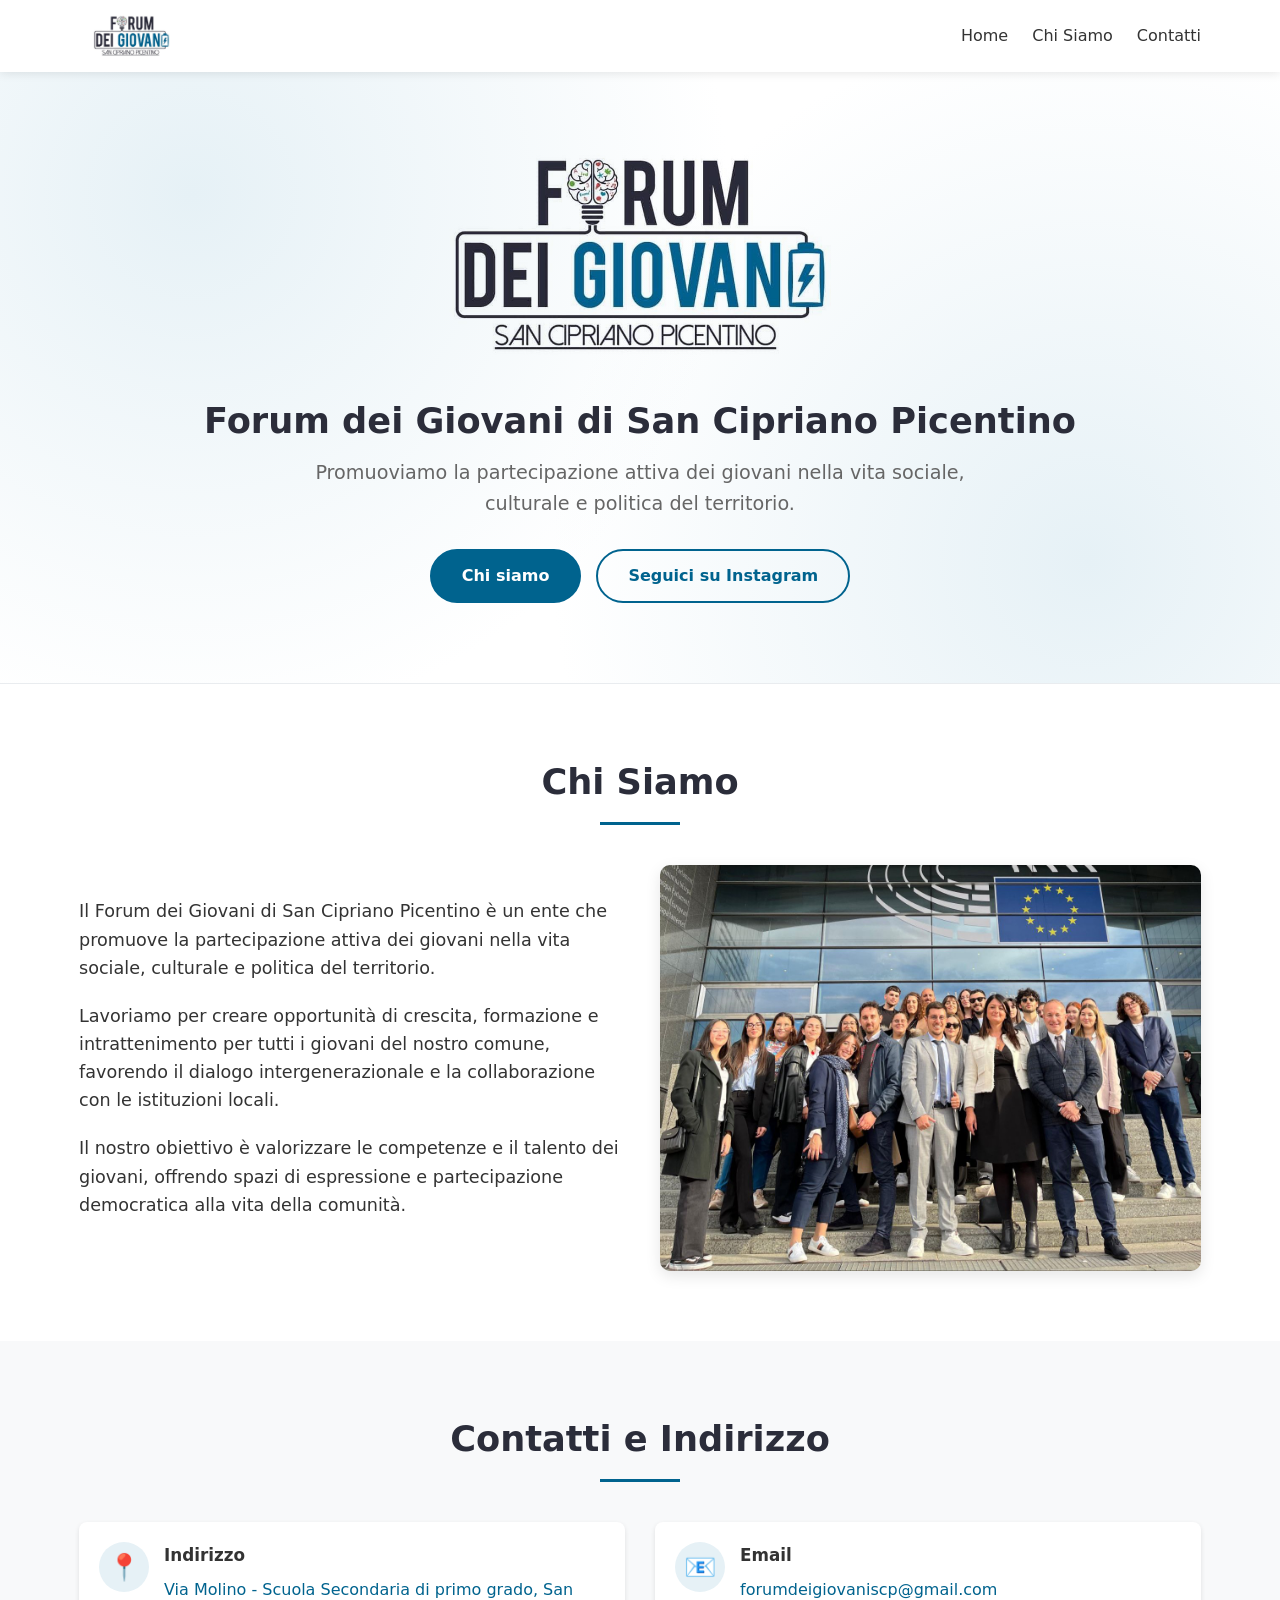
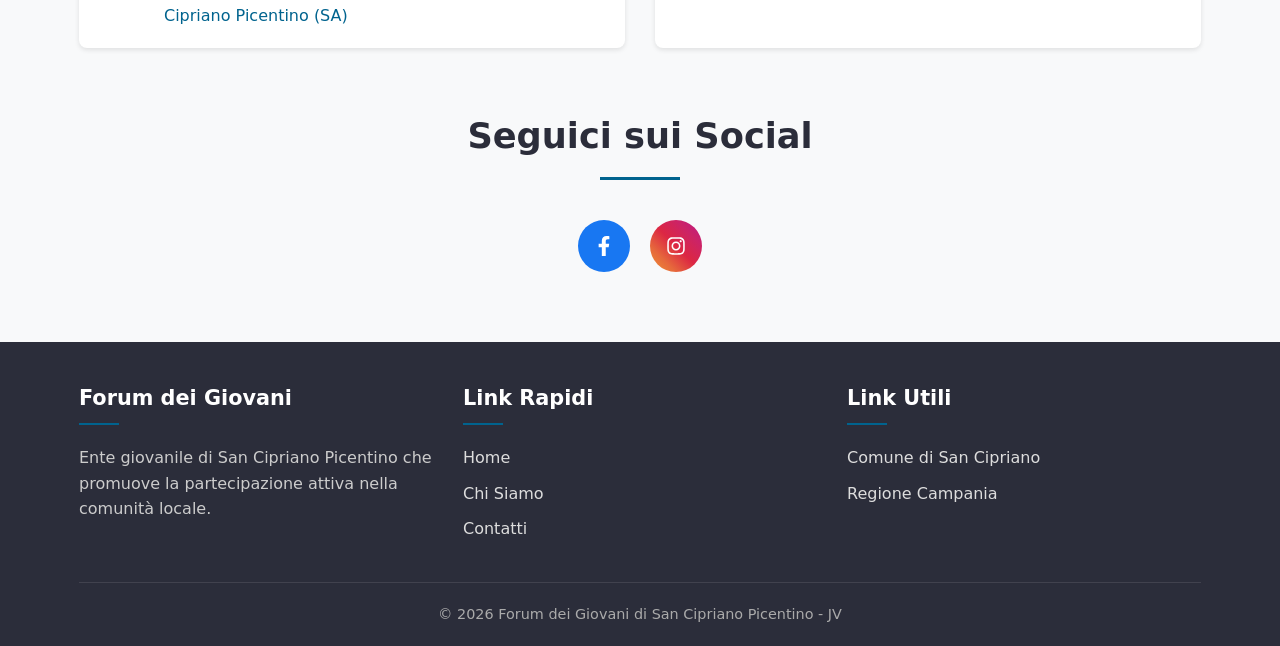
<file: index.html>
<!DOCTYPE html>
<html lang="it">
<head>
    <meta charset="UTF-8">
    <meta name="viewport" content="width=device-width, initial-scale=1.0">
    <title>Forum dei Giovani - San Cipriano Picentino</title>
    <meta name="description" content="Il Forum dei Giovani di San Cipriano Picentino promuove la partecipazione attiva dei giovani nella vita sociale, culturale e politica del territorio.">
    <meta name="theme-color" content="#00638e">

    <!-- Anteprima per la condivisione sui social -->
    <meta property="og:type" content="website">
    <meta property="og:locale" content="it_IT">
    <meta property="og:title" content="Forum dei Giovani - San Cipriano Picentino">
    <meta property="og:description" content="Promuoviamo la partecipazione attiva dei giovani nella vita sociale, culturale e politica del territorio.">
    <meta property="og:image" content="logo.jpg">

    <link rel="icon" href="logo.jpg">
    <link rel="stylesheet" href="styles.css">
</head>
<body>
    <a class="skip-link" href="#about">Vai al contenuto</a>

    <header id="header">
        <div class="container">
            <div class="header-content">
                <a href="#home" class="logo" aria-label="Forum dei Giovani - torna all'inizio">
                    <img src="logo.jpg" alt="Logo Forum dei Giovani" width="960" height="419">
                </a>
                <button type="button" class="menu-icon" aria-label="Apri il menu" aria-expanded="false" aria-controls="main-nav">
                    <span class="hamburger"></span>
                </button>
                <nav class="main-nav" id="main-nav" aria-label="Navigazione principale">
                    <ul>
                        <li><a href="#home">Home</a></li>
                        <li><a href="#about">Chi Siamo</a></li>
                        <li><a href="#contact">Contatti</a></li>
                    </ul>
                </nav>
            </div>
        </div>
    </header>

    <main>
        <section class="hero" id="home">
            <div class="container">
                <img class="hero-logo" src="logo.jpg" alt="" width="960" height="419">
                <h1>Forum dei Giovani di San Cipriano Picentino</h1>
                <p>Promuoviamo la partecipazione attiva dei giovani nella vita sociale, culturale e politica del territorio.</p>
                <div class="hero-actions">
                    <a href="#about" class="btn">Chi siamo</a>
                    <a href="https://www.instagram.com/forumdeigiovaniscp/" class="btn btn-outline" target="_blank" rel="noopener">Seguici su Instagram</a>
                </div>
            </div>
        </section>

        <section id="about">
            <div class="container">
                <h2 class="section-title">Chi Siamo</h2>
                <div class="about-content">
                    <div class="about-text">
                        <p>Il Forum dei Giovani di San Cipriano Picentino è un ente che promuove la partecipazione attiva dei giovani nella vita sociale, culturale e politica del territorio.</p>
                        <p>Lavoriamo per creare opportunità di crescita, formazione e intrattenimento per tutti i giovani del nostro comune, favorendo il dialogo intergenerazionale e la collaborazione con le istituzioni locali.</p>
                        <p>Il nostro obiettivo è valorizzare le competenze e il talento dei giovani, offrendo spazi di espressione e partecipazione democratica alla vita della comunità.</p>
                    </div>
                    <div class="about-image">
                        <img src="5805664245449344143.jpg" alt="Forum dei Giovani in azione" width="1280" height="960" loading="lazy" decoding="async">
                    </div>
                </div>
            </div>
        </section>

        <section id="contact">
            <div class="container">
                <h2 class="section-title">Contatti e Indirizzo</h2>
                <div class="contact-grid">
                    <div class="contact-detail">
                        <div class="contact-icon" aria-hidden="true">📍</div>
                        <div>
                            <h3>Indirizzo</h3>
                            <p><a href="https://www.google.com/maps/search/?api=1&amp;query=Via+Molino+San+Cipriano+Picentino+SA" target="_blank" rel="noopener">Via Molino - Scuola Secondaria di primo grado, San Cipriano Picentino (SA)</a></p>
                        </div>
                    </div>
                    <div class="contact-detail">
                        <div class="contact-icon" aria-hidden="true">📧</div>
                        <div>
                            <h3>Email</h3>
                            <p><a href="mailto:forumdeigiovaniscp@gmail.com">forumdeigiovaniscp@gmail.com</a></p>
                        </div>
                    </div>
                </div>

                <div class="social-media-section">
                    <h2 class="section-title">Seguici sui Social</h2>
                    <div class="social-links">
                        <a href="https://www.facebook.com/forumdeigiovaniscp" class="social-link facebook" target="_blank" rel="noopener" aria-label="Facebook">
                            <svg xmlns="http://www.w3.org/2000/svg" viewBox="0 0 320 512" width="20" height="20" aria-hidden="true">
                                <path fill="currentColor" d="M279.14 288l14.22-92.66h-88.91v-60.13c0-25.35 12.42-50.06 52.24-50.06h40.42V6.26S260.43 0 225.36 0c-73.22 0-121.08 44.38-121.08 124.72v70.62H22.89V288h81.39v224h100.17V288z"/>
                            </svg>
                        </a>
                        <a href="https://www.instagram.com/forumdeigiovaniscp/" class="social-link instagram" target="_blank" rel="noopener" aria-label="Instagram">
                            <svg xmlns="http://www.w3.org/2000/svg" viewBox="0 0 448 512" width="20" height="20" aria-hidden="true">
                                <path fill="currentColor" d="M224.1 141c-63.6 0-114.9 51.3-114.9 114.9s51.3 114.9 114.9 114.9S339 319.5 339 255.9 287.7 141 224.1 141zm0 189.6c-41.1 0-74.7-33.5-74.7-74.7s33.5-74.7 74.7-74.7 74.7 33.5 74.7 74.7-33.6 74.7-74.7 74.7zm146.4-194.3c0 14.9-12 26.8-26.8 26.8-14.9 0-26.8-12-26.8-26.8s12-26.8 26.8-26.8 26.8 12 26.8 26.8zm76.1 27.2c-1.7-35.9-9.9-67.7-36.2-93.9-26.2-26.2-58-34.4-93.9-36.2-37-2.1-147.9-2.1-184.9 0-35.8 1.7-67.6 9.9-93.9 36.1s-34.4 58-36.2 93.9c-2.1 37-2.1 147.9 0 184.9 1.7 35.9 9.9 67.7 36.2 93.9s58 34.4 93.9 36.2c37 2.1 147.9 2.1 184.9 0 35.9-1.7 67.7-9.9 93.9-36.2 26.2-26.2 34.4-58 36.2-93.9 2.1-37 2.1-147.8 0-184.8zM398.8 388c-7.8 19.6-22.9 34.7-42.6 42.6-29.5 11.7-99.5 9-132.1 9s-102.7 2.6-132.1-9c-19.6-7.8-34.7-22.9-42.6-42.6-11.7-29.5-9-99.5-9-132.1s-2.6-102.7 9-132.1c7.8-19.6 22.9-34.7 42.6-42.6 29.5-11.7 99.5-9 132.1-9s102.7-2.6 132.1 9c19.6 7.8 34.7 22.9 42.6 42.6 11.7 29.5 9 99.5 9 132.1s2.7 102.7-9 132.1z"/>
                            </svg>
                        </a>
                    </div>
                </div>
            </div>
        </section>
    </main>

    <footer>
        <div class="container">
            <div class="footer-content">
                <div class="footer-column">
                    <h3>Forum dei Giovani</h3>
                    <p>Ente giovanile di San Cipriano Picentino che promuove la partecipazione attiva nella comunità locale.</p>
                </div>
                <div class="footer-column">
                    <h3>Link Rapidi</h3>
                    <ul class="footer-links">
                        <li><a href="#home">Home</a></li>
                        <li><a href="#about">Chi Siamo</a></li>
                        <li><a href="#contact">Contatti</a></li>
                    </ul>
                </div>
                <div class="footer-column">
                    <h3>Link Utili</h3>
                    <ul class="footer-links">
                        <li><a href="https://www.comune.sanciprianopicentino.sa.it/" target="_blank" rel="noopener">Comune di San Cipriano</a></li>
                        <li><a href="https://www.regione.campania.it/" target="_blank" rel="noopener">Regione Campania</a></li>
                    </ul>
                </div>
            </div>
            <div class="copyright">
                <p>&copy; <span id="current-year">2024</span> Forum dei Giovani di San Cipriano Picentino - JV</p>
            </div>
        </div>
    </footer>

    <script src="script.js"></script>
</body>
</html>
</file>
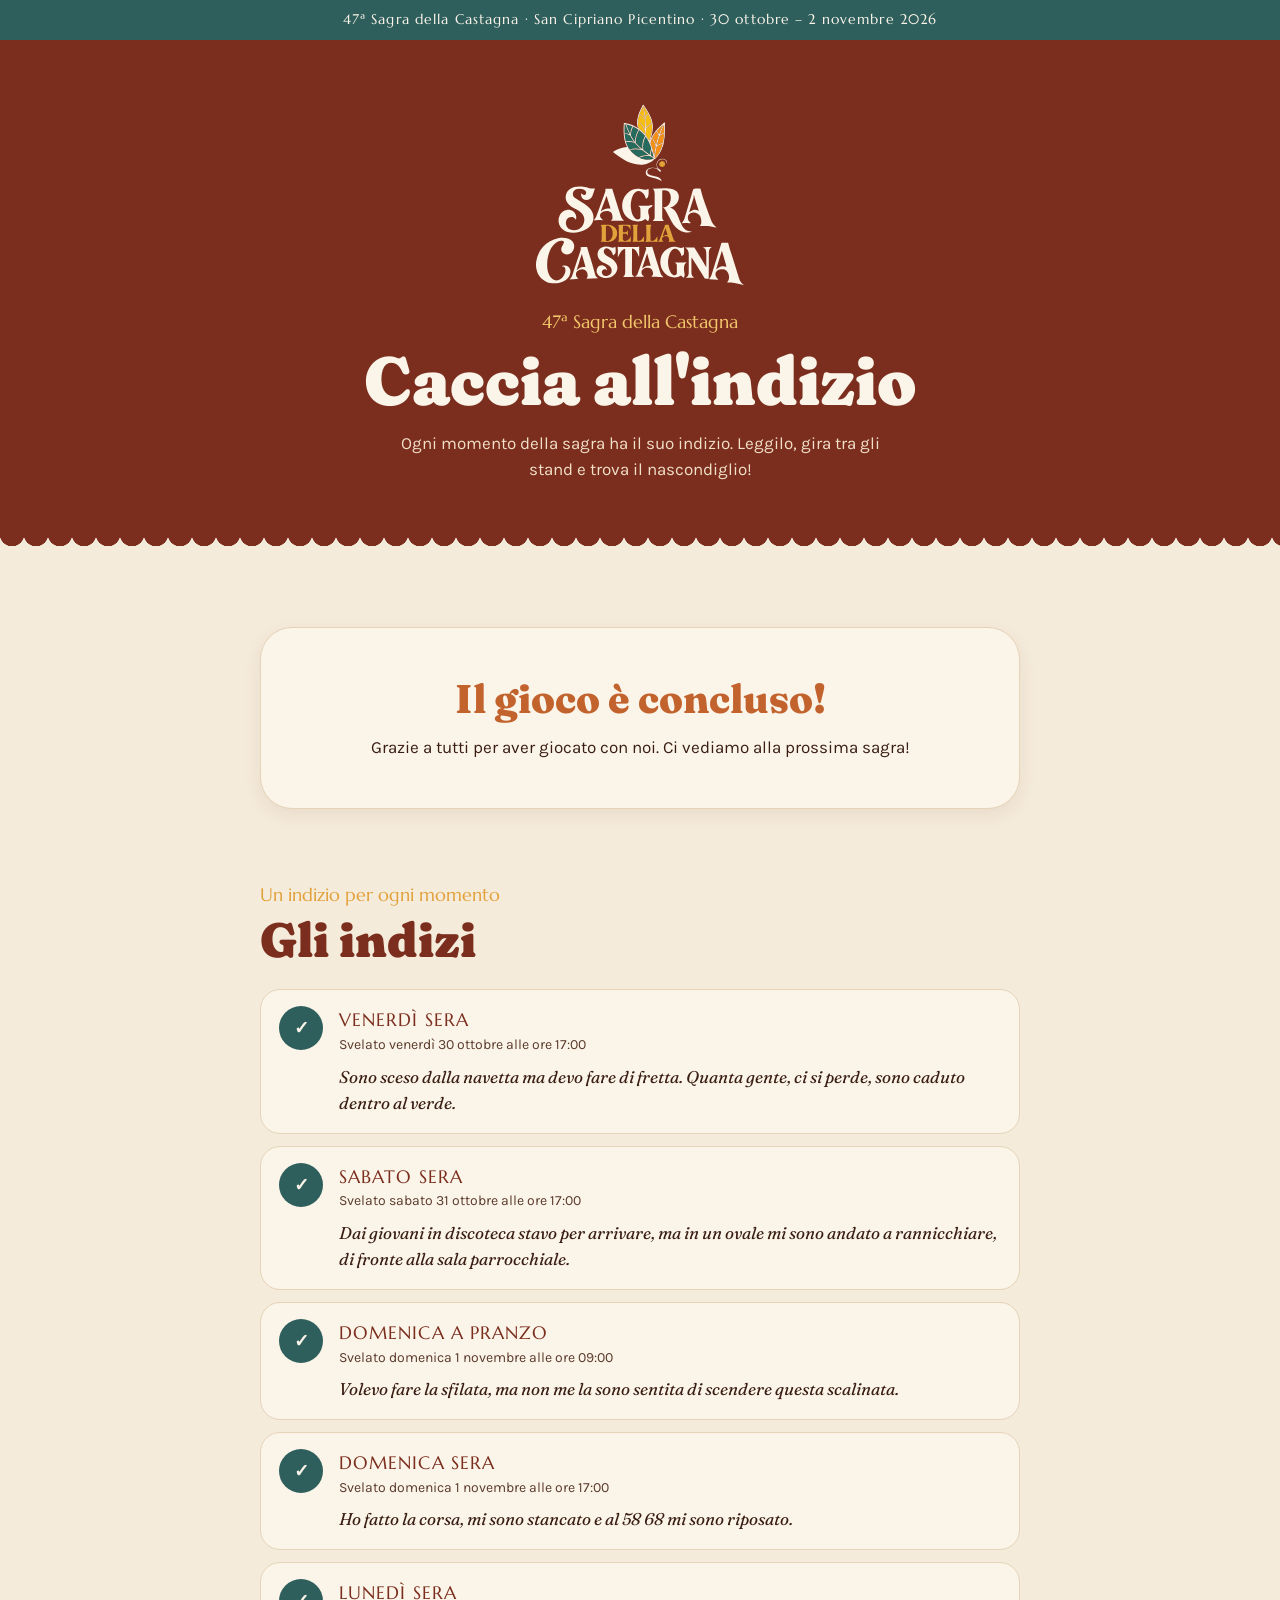
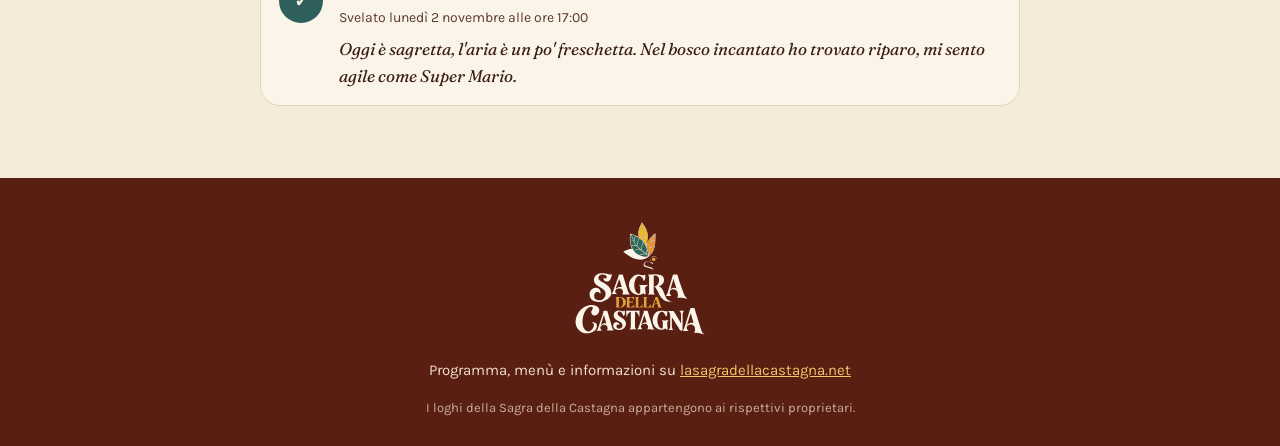
<file: sagradellacastagna2026qrcode.html>
<!DOCTYPE html>
<html lang="it">
<head>
    <meta charset="UTF-8">
    <meta name="viewport" content="width=device-width, initial-scale=1.0">
    <title>Caccia all'indizio - Sagra della Castagna 2026</title>
    <meta name="theme-color" content="#7B2E1E">
    <meta name="robots" content="noindex">
    <link rel="icon" href="img/sagra-logo-emblema.svg" type="image/svg+xml">

    <link rel="preconnect" href="https://fonts.googleapis.com">
    <link rel="preconnect" href="https://fonts.gstatic.com" crossorigin>
    <link href="https://fonts.googleapis.com/css2?family=Fraunces:ital,opsz,wght,SOFT,WONK@0,9..144,600..900,0..100,0..1;1,9..144,400..600,0..100,0..1&family=Karla:wght@400;700&family=Marcellus&display=swap" rel="stylesheet">

    <style>
        /* Palette e font della Sagra della Castagna (lasagradellacastagna.net) */
        :root {
            --castagna: #7B2E1E;
            --castagna-scuro: #5A1F13;
            --carta: #FBF4E8;
            --crema: #F5EBDA;
            --sabbia: #E9D5B8;
            --bordo: #E6D3B8;
            --oro: #F2C66B;
            --oro-chiaro: #FFE1A6;
            --ocra: #E2A13A;
            --arancio: #C2622D;
            --petrolio: #2E5F5D;
            --testo: #3A1E14;
            --testo-2: #5A3A2C;
            --testo-su-scuro: #F1DFC8;
            --raggio: 20px;
            --ombra-card: 0 6px 18px rgba(91, 40, 20, .08);
            --gutter: clamp(16px, 4vw, 24px);
            --font-titoli: 'Fraunces', Georgia, serif;
            --font-testo: 'Karla', system-ui, sans-serif;
            --font-occhielli: 'Marcellus', Georgia, serif;
        }

        * { box-sizing: border-box; }

        body {
            margin: 0;
            min-height: 100vh;
            background: var(--crema);
            color: var(--testo);
            font-family: var(--font-testo);
            font-size: 17px;
            line-height: 1.55;
            -webkit-text-size-adjust: 100%;
        }

        h1, h2, h3, p { margin: 0; }

        img { max-width: 100%; height: auto; display: block; }

        .container {
            width: 100%;
            max-width: 760px;
            margin: 0 auto;
        }

        a:focus-visible,
        button:focus-visible {
            outline: 3px solid var(--ocra);
            outline-offset: 3px;
        }

        /* Striscia superiore */
        .topbar {
            background: var(--petrolio);
            color: var(--carta);
            text-align: center;
            font-family: var(--font-occhielli);
            letter-spacing: .08em;
            font-size: 14px;
            padding: 9px var(--gutter);
        }

        /* Testata */
        .hero {
            background: var(--castagna);
            color: var(--carta);
            text-align: center;
            padding: clamp(36px, 7vw, 64px) var(--gutter) clamp(44px, 8vw, 72px);
            position: relative;
            overflow: hidden;
        }

        .hero::after {
            /* Bordo ondulato verso la sezione chiara */
            content: '';
            position: absolute;
            left: 0;
            right: 0;
            bottom: -1px;
            height: 22px;
            background: radial-gradient(circle at 12px 0, transparent 12px, var(--crema) 12.5px) repeat-x;
            background-size: 24px 22px;
        }

        .hero-logo {
            width: clamp(150px, 40vw, 210px);
            margin: 0 auto 22px;
            animation: sali .8s cubic-bezier(.2, .7, .2, 1) backwards;
        }

        .occhiello {
            font-family: var(--font-occhielli);
            font-size: 18px;
            color: var(--ocra);
        }

        .hero .occhiello { color: var(--oro); }

        .hero h1 {
            font-family: var(--font-titoli);
            font-variation-settings: 'SOFT' 100, 'WONK' 1;
            font-weight: 900;
            font-size: clamp(40px, 10vw, 68px);
            line-height: 1;
            margin: 10px 0 16px;
        }

        .hero-testo {
            max-width: 32rem;
            margin: 0 auto;
            color: var(--testo-su-scuro);
        }

        /* Sezioni */
        .sezione {
            padding: clamp(40px, 8vw, 72px) var(--gutter);
        }

        .sezione + .sezione { padding-top: 0; }

        .titolo-sezione {
            font-family: var(--font-titoli);
            font-variation-settings: 'SOFT' 100, 'WONK' 1;
            font-weight: 900;
            font-size: clamp(32px, 7vw, 48px);
            line-height: 1.05;
            color: var(--castagna);
            margin: 6px 0 24px;
        }

        /* Indizio corrente */
        .indizio-attivo {
            background: var(--carta);
            border: 1px solid var(--bordo);
            border-radius: clamp(20px, 3vw, 32px);
            box-shadow: var(--ombra-card);
            padding: clamp(28px, 6vw, 48px) clamp(22px, 5vw, 48px);
            text-align: center;
            position: relative;
            animation: sali .8s cubic-bezier(.2, .7, .2, 1) .15s backwards;
        }

        .indizio-attivo .etichetta {
            display: inline-block;
            background: var(--petrolio);
            color: var(--carta);
            font-family: var(--font-occhielli);
            letter-spacing: .12em;
            text-transform: uppercase;
            font-size: 15px;
            padding: 7px 18px;
            border-radius: 999px;
            margin-bottom: 22px;
        }

        .indizio-attivo blockquote {
            margin: 0;
            font-family: var(--font-titoli);
            font-style: italic;
            font-weight: 500;
            font-size: clamp(22px, 5vw, 32px);
            line-height: 1.35;
            color: var(--castagna);
        }

        .indizio-attivo blockquote::before,
        .indizio-attivo blockquote::after {
            color: var(--ocra);
            font-style: normal;
            font-weight: 900;
        }

        .indizio-attivo blockquote::before { content: '« '; }
        .indizio-attivo blockquote::after { content: ' »'; }

        .indizio-attivo .nota {
            margin-top: 22px;
            color: var(--testo-2);
            font-size: 15px;
        }

        /* Countdown, come nella home della sagra */
        .countdown-titolo {
            font-family: var(--font-occhielli);
            font-size: clamp(16px, 3.4vw, 22px);
            color: var(--petrolio);
            letter-spacing: .12em;
            text-transform: uppercase;
            margin-bottom: 16px;
        }

        .countdown-celle {
            display: grid;
            grid-template-columns: repeat(4, minmax(0, 120px));
            gap: clamp(8px, 2vw, 16px);
            justify-content: center;
        }

        .countdown-celle div {
            background: var(--crema);
            border: 1px solid var(--bordo);
            border-radius: clamp(14px, 2.4vw, 22px);
            padding: clamp(10px, 2vw, 16px) 4px clamp(8px, 1.6vw, 12px);
            display: flex;
            flex-direction: column;
            align-items: center;
        }

        .countdown-celle span {
            font-family: var(--font-titoli);
            font-weight: 800;
            font-size: clamp(28px, 7vw, 46px);
            line-height: 1;
            color: var(--castagna);
            font-variant-numeric: tabular-nums;
        }

        .countdown-celle small {
            font-size: clamp(12px, 2.2vw, 15px);
            color: var(--testo-2);
            margin-top: 4px;
        }

        .messaggio-finale {
            font-family: var(--font-titoli);
            font-weight: 800;
            font-size: clamp(26px, 6vw, 40px);
            line-height: 1.15;
            color: var(--arancio);
            margin-bottom: 12px;
        }

        /* Elenco dei momenti */
        .momenti {
            list-style: none;
            margin: 0;
            padding: 0;
            display: grid;
            gap: 12px;
        }

        .momento {
            display: grid;
            grid-template-columns: 44px 1fr;
            gap: 16px;
            align-items: start;
            background: var(--carta);
            border: 1px solid var(--bordo);
            border-radius: var(--raggio);
            padding: 16px 18px;
        }

        .momento-icona {
            width: 44px;
            height: 44px;
            border-radius: 50%;
            display: flex;
            align-items: center;
            justify-content: center;
            background: var(--sabbia);
            color: var(--testo-2);
            font-family: var(--font-titoli);
            font-weight: 800;
            font-size: 18px;
        }

        .momento h3 {
            font-family: var(--font-occhielli);
            font-weight: 400;
            font-size: 18px;
            letter-spacing: .06em;
            text-transform: uppercase;
            color: var(--castagna);
        }

        .momento .quando {
            font-size: 14px;
            color: var(--testo-2);
        }

        .momento .testo {
            margin-top: 8px;
            font-family: var(--font-titoli);
            font-style: italic;
            color: var(--testo);
        }

        .momento--attivo {
            border: 2px solid var(--ocra);
            background: #FFF8EA;
        }

        .momento--attivo .momento-icona {
            background: var(--ocra);
            color: var(--castagna-scuro);
        }

        .momento--passato .momento-icona {
            background: var(--petrolio);
            color: var(--carta);
        }

        .momento--futuro {
            opacity: .7;
        }

        .badge {
            display: inline-block;
            margin-left: 8px;
            font-family: var(--font-testo);
            font-size: 12px;
            font-weight: 700;
            letter-spacing: .04em;
            text-transform: uppercase;
            padding: 2px 10px;
            border-radius: 999px;
            background: var(--ocra);
            color: var(--castagna-scuro);
            vertical-align: middle;
        }

        .anteprima-avviso {
            background: var(--oro-chiaro);
            color: var(--castagna-scuro);
            text-align: center;
            font-weight: 700;
            font-size: 14px;
            padding: 8px var(--gutter);
        }

        /* Piè di pagina */
        footer {
            background: var(--castagna-scuro);
            color: var(--testo-su-scuro);
            padding: 44px var(--gutter) 28px;
            text-align: center;
        }

        .footer-loghi {
            display: flex;
            justify-content: center;
            align-items: center;
            flex-wrap: wrap;
            gap: 28px;
            margin-bottom: 24px;
        }

        .footer-loghi a {
            display: block;
            border-radius: 12px;
        }

        .logo-sagra { width: 130px; }

        footer p { font-size: 15px; }

        footer a { color: var(--oro); }

        footer .piccolo {
            margin-top: 16px;
            font-size: 13px;
            opacity: .75;
        }

        .btn {
            display: inline-block;
            text-decoration: none;
            font-weight: 700;
            padding: 14px 24px;
            border-radius: 999px;
            background: var(--castagna);
            color: var(--carta);
            margin-top: 18px;
        }

        .btn:hover { background: var(--castagna-scuro); }

        @keyframes sali {
            from { opacity: 0; transform: translateY(16px); }
        }

        @media (max-width: 420px) {
            .countdown-celle { gap: 6px; }
            .momento { grid-template-columns: 36px 1fr; gap: 12px; padding: 14px; }
            .momento-icona { width: 36px; height: 36px; font-size: 16px; }
        }

        @media (prefers-reduced-motion: reduce) {
            * { animation: none !important; }
        }
    </style>
</head>
<body>
    <div class="topbar" id="topbar"></div>
    <div class="anteprima-avviso" id="anteprima-avviso" hidden></div>

    <header class="hero">
        <img class="hero-logo" src="img/sagra-logo-chiaro.svg" alt="Sagra della Castagna" width="648" height="563">
        <p class="occhiello" id="occhiello"></p>
        <h1 id="titolo"></h1>
        <p class="hero-testo" id="sottotitolo"></p>
    </header>

    <main>
        <section class="sezione" aria-live="polite">
            <div class="container" id="stato"></div>
        </section>

        <section class="sezione">
            <div class="container">
                <p class="occhiello">Un indizio per ogni momento</p>
                <h2 class="titolo-sezione">Gli indizi</h2>
                <ol class="momenti" id="momenti"></ol>
            </div>
        </section>
    </main>

    <footer>
        <div class="footer-loghi">
            <a href="https://www.lasagradellacastagna.net/" target="_blank" rel="noopener" aria-label="Sito della Sagra della Castagna">
                <img class="logo-sagra" src="img/sagra-logo-chiaro.svg" alt="Sagra della Castagna" width="648" height="563">
            </a>
        </div>
        <p>Programma, menù e informazioni su <a href="https://www.lasagradellacastagna.net/" target="_blank" rel="noopener">lasagradellacastagna.net</a></p>
        <p class="piccolo">I loghi della Sagra della Castagna appartengono ai rispettivi proprietari.</p>
    </footer>

    <script>
        /* =========================================================
           CONFIGURAZIONE
           Modifica solo questa parte.
           - Gli orari usano il fuso italiano: "+01:00" (ora solare,
             in vigore dal 25 ottobre 2026).
           - Ogni indizio compare dal suo "inizio" e resta l'indizio
             del momento fino all'inizio del successivo.
           - Per provare la pagina in un altro momento aggiungi
             all'indirizzo, ad esempio:
             ?anteprima=2026-10-31T21:00
           ========================================================= */
        const CONFIG = {
            occhiello: '47ª Sagra della Castagna',
            titolo: 'Caccia all\'indizio',
            sottotitolo: 'Ogni momento della sagra ha il suo indizio. Leggilo, gira tra gli stand e trova il nascondiglio!',
            topbar: '47ª Sagra della Castagna · San Cipriano Picentino · 30 ottobre – 2 novembre 2026',

            // true: gli indizi già passati restano leggibili nell'elenco
            mostraIndiziPassati: true,

            // Dopo questo orario la pagina mostra il messaggio di chiusura
            fineGioco: '2026-11-03T01:00:00+01:00',

            indizi: [
                {
                    etichetta: 'Venerdì sera',
                    inizio: '2026-10-30T17:00:00+01:00',
                    testo: 'Sono sceso dalla navetta ma devo fare di fretta. Quanta gente, ci si perde, sono caduto dentro al verde.'
                },
                {
                    etichetta: 'Sabato sera',
                    inizio: '2026-10-31T17:00:00+01:00',
                    testo: 'Dai giovani in discoteca stavo per arrivare, ma in un ovale mi sono andato a rannicchiare, di fronte alla sala parrocchiale.'
                },
                {
                    etichetta: 'Domenica a pranzo',
                    inizio: '2026-11-01T09:00:00+01:00',
                    testo: 'Volevo fare la sfilata, ma non me la sono sentita di scendere questa scalinata.'
                },
                {
                    etichetta: 'Domenica sera',
                    inizio: '2026-11-01T17:00:00+01:00',
                    testo: 'Ho fatto la corsa, mi sono stancato e al 58 68 mi sono riposato.'
                },
                {
                    etichetta: 'Lunedì sera',
                    inizio: '2026-11-02T17:00:00+01:00',
                    testo: 'Oggi è sagretta, l\'aria è un po\' freschetta. Nel bosco incantato ho trovato riparo, mi sento agile come Super Mario.'
                }
            ]
        };
        /* ===================== FINE CONFIGURAZIONE ===================== */

        (function() {
            const indizi = CONFIG.indizi
                .map(indizio => Object.assign({}, indizio, { data: new Date(indizio.inizio) }))
                .sort((a, b) => a.data - b.data);
            const fineGioco = new Date(CONFIG.fineGioco);

            // Preview mode: ?anteprima=YYYY-MM-DDTHH:MM shifts the clock (Italian time)
            let scarto = 0;
            const anteprima = new URLSearchParams(location.search).get('anteprima');
            if (anteprima) {
                const dataAnteprima = new Date(/[+-]\d\d:\d\d$|Z$/.test(anteprima) ? anteprima : anteprima + '+01:00');
                if (!isNaN(dataAnteprima)) {
                    scarto = dataAnteprima - Date.now();
                    const avviso = document.getElementById('anteprima-avviso');
                    avviso.textContent = 'Modalità anteprima: ' + formattaData(dataAnteprima, true);
                    avviso.hidden = false;
                }
            }

            function adesso() {
                return new Date(Date.now() + scarto);
            }

            function formattaData(data, conGiorno) {
                const opzioni = { timeZone: 'Europe/Rome', hour: '2-digit', minute: '2-digit' };
                if (conGiorno) {
                    Object.assign(opzioni, { weekday: 'long', day: 'numeric', month: 'long' });
                }
                return data.toLocaleString('it-IT', opzioni);
            }

            // Index of the clue currently live, -1 before the start, indizi.length after the end
            function indiceAttivo(ora) {
                if (ora >= fineGioco) return indizi.length;
                let attivo = -1;
                indizi.forEach((indizio, i) => {
                    if (indizio.data <= ora) attivo = i;
                });
                return attivo;
            }

            function crea(tag, classe, testo) {
                const el = document.createElement(tag);
                if (classe) el.className = classe;
                if (testo !== undefined) el.textContent = testo;
                return el;
            }

            function cellaCountdown(valore, unita) {
                const cella = document.createElement('div');
                cella.appendChild(crea('span', '', String(valore).padStart(2, '0')));
                cella.appendChild(crea('small', '', unita));
                return cella;
            }

            function renderCountdown(contenitore, ora, obiettivo) {
                const secondi = Math.max(0, Math.floor((obiettivo - ora) / 1000));
                const celle = crea('div', 'countdown-celle');
                celle.appendChild(cellaCountdown(Math.floor(secondi / 86400), 'giorni'));
                celle.appendChild(cellaCountdown(Math.floor(secondi % 86400 / 3600), 'ore'));
                celle.appendChild(cellaCountdown(Math.floor(secondi % 3600 / 60), 'minuti'));
                celle.appendChild(cellaCountdown(secondi % 60, 'secondi'));
                contenitore.replaceChildren(celle);
            }

            function renderStato(ora, attivo) {
                const stato = document.getElementById('stato');
                const card = crea('div', 'indizio-attivo');

                if (attivo === -1) {
                    card.appendChild(crea('p', 'countdown-titolo', 'Il primo indizio arriva tra'));
                    const countdown = crea('div', 'countdown');
                    countdown.id = 'countdown';
                    card.appendChild(countdown);
                    card.appendChild(crea('p', 'nota', indizi[0].etichetta + ' · ' + formattaData(indizi[0].data, true)));
                } else if (attivo >= indizi.length) {
                    card.appendChild(crea('p', 'messaggio-finale', 'Il gioco è concluso!'));
                    card.appendChild(crea('p', '', 'Grazie a tutti per aver giocato con noi. Ci vediamo alla prossima sagra!'));
                } else {
                    const indizio = indizi[attivo];
                    card.appendChild(crea('span', 'etichetta', 'Indizio di ' + indizio.etichetta.toLowerCase()));
                    card.appendChild(crea('blockquote', '', indizio.testo));

                    const prossimo = indizi[attivo + 1];
                    if (prossimo) {
                        card.appendChild(crea('p', 'nota', 'Prossimo indizio: ' + prossimo.etichetta.toLowerCase() + ', ' + formattaData(prossimo.data, true)));
                    } else {
                        card.appendChild(crea('p', 'nota', 'È l\'ultimo indizio: buona caccia!'));
                    }
                }

                stato.replaceChildren(card);
            }

            function renderMomenti(attivo) {
                const lista = document.getElementById('momenti');
                lista.replaceChildren();

                indizi.forEach((indizio, i) => {
                    const passato = i < attivo;
                    const corrente = i === attivo;
                    const momento = crea('li', 'momento ' + (corrente ? 'momento--attivo' : passato ? 'momento--passato' : 'momento--futuro'));

                    momento.appendChild(crea('div', 'momento-icona', passato ? '✓' : String(i + 1)));

                    const corpo = crea('div');
                    const titolo = crea('h3', '', indizio.etichetta);
                    if (corrente) titolo.appendChild(crea('span', 'badge', 'Ora'));
                    corpo.appendChild(titolo);

                    if (corrente) {
                        corpo.appendChild(crea('p', 'quando', 'Indizio in corso, lo trovi qui sopra'));
                    } else if (passato) {
                        corpo.appendChild(crea('p', 'quando', 'Svelato ' + formattaData(indizio.data, true)));
                        if (CONFIG.mostraIndiziPassati) {
                            corpo.appendChild(crea('p', 'testo', indizio.testo));
                        }
                    } else {
                        corpo.appendChild(crea('p', 'quando', '🔒 Si sblocca ' + formattaData(indizio.data, true)));
                    }

                    momento.appendChild(corpo);
                    lista.appendChild(momento);
                });
            }

            document.getElementById('topbar').textContent = CONFIG.topbar;
            document.getElementById('occhiello').textContent = CONFIG.occhiello;
            document.getElementById('titolo').textContent = CONFIG.titolo;
            document.getElementById('sottotitolo').textContent = CONFIG.sottotitolo;

            // Re-render only when the live clue changes; the countdown ticks every second
            let ultimoAttivo = null;
            function aggiorna() {
                const ora = adesso();
                const attivo = indiceAttivo(ora);
                if (attivo !== ultimoAttivo) {
                    ultimoAttivo = attivo;
                    renderStato(ora, attivo);
                    renderMomenti(attivo);
                }
                const countdown = document.getElementById('countdown');
                if (countdown) renderCountdown(countdown, ora, indizi[0].data);
            }

            aggiorna();
            setInterval(aggiorna, 1000);
        })();
    </script>
</body>
</html>
</file>
<file: styles.css>
/* Palette e misure condivise (colori presi dal logo) */
:root {
    --primary: #00638e;
    --primary-dark: #004a6b;
    --primary-light: #e6f1f6;
    --ink: #2b2d3a;
    --text: #333;
    --muted: #666;
    --bg: #f8f9fa;
    --white: #fff;
    --radius: 10px;
    --shadow: 0 5px 15px rgba(0, 0, 0, 0.1);
    --header-height: 72px;
}

/* General Reset */
* {
    margin: 0;
    padding: 0;
    box-sizing: border-box;
}

html {
    scroll-behavior: smooth;
}

/* Body and Main Layout */
body {
    font-family: system-ui, -apple-system, 'Segoe UI', Roboto, Arial, sans-serif;
    background-color: var(--bg);
    color: var(--text);
    line-height: 1.6;
}

img {
    max-width: 100%;
    height: auto;
}

.container {
    width: 90%;
    max-width: 1200px;
    margin: 0 auto;
    padding: 0 15px;
}

/* Le ancore non finiscono sotto l'header fisso */
section {
    scroll-margin-top: var(--header-height);
}

/* Focus visibile per chi naviga da tastiera */
a:focus-visible,
button:focus-visible {
    outline: 3px solid var(--primary);
    outline-offset: 3px;
}

.skip-link {
    position: absolute;
    left: 10px;
    top: -60px;
    background: var(--primary);
    color: var(--white);
    padding: 10px 16px;
    border-radius: 6px;
    z-index: 300;
    text-decoration: none;
}

.skip-link:focus {
    top: 10px;
}

/* Header */
header {
    background-color: var(--white);
    box-shadow: 0 1px 10px rgba(0, 0, 0, 0.1);
    position: sticky;
    top: 0;
    z-index: 100;
}

.header-content {
    display: flex;
    justify-content: space-between;
    align-items: center;
    padding: 12px 0;
    min-height: var(--header-height);
}

.logo {
    display: flex;
    align-items: center;
}

.logo img {
    height: 46px;
    width: auto;
    display: block;
}

/* Navigation */
.main-nav ul {
    display: flex;
    list-style: none;
}

.main-nav li {
    margin-left: 24px;
}

.main-nav a {
    text-decoration: none;
    color: var(--text);
    font-weight: 500;
    position: relative;
    transition: color 0.2s ease;
}

.main-nav a:hover {
    color: var(--primary);
}

.main-nav a::after {
    content: '';
    position: absolute;
    width: 0;
    height: 2px;
    bottom: -4px;
    left: 0;
    background-color: var(--primary);
    transition: width 0.3s ease;
}

.main-nav a:hover::after {
    width: 100%;
}

.menu-icon {
    display: none;
}

/* Hero Section */
.hero {
    background:
        radial-gradient(circle at 15% 20%, var(--primary-light) 0, transparent 45%),
        radial-gradient(circle at 85% 80%, var(--primary-light) 0, transparent 45%),
        var(--white);
    text-align: center;
    padding: 70px 20px 80px;
    border-bottom: 1px solid #e9ecef;
}

.hero-logo {
    display: block;
    width: min(520px, 90%);
    margin: 0 auto 30px;
    /* Rende trasparente lo sfondo bianco del JPG */
    mix-blend-mode: multiply;
}

.hero h1 {
    font-size: 2.2rem;
    color: var(--ink);
    margin-bottom: 15px;
    line-height: 1.25;
}

.hero p {
    font-size: 1.2rem;
    color: var(--muted);
    max-width: 700px;
    margin: 0 auto 30px;
}

.hero-actions {
    display: flex;
    justify-content: center;
    flex-wrap: wrap;
    gap: 15px;
}

.btn {
    display: inline-block;
    background-color: var(--primary);
    color: var(--white);
    border: 2px solid var(--primary);
    padding: 12px 30px;
    border-radius: 30px;
    text-decoration: none;
    font: inherit;
    font-weight: bold;
    cursor: pointer;
    transition: all 0.3s ease;
}

.btn:hover {
    background-color: var(--primary-dark);
    border-color: var(--primary-dark);
    transform: translateY(-3px);
    box-shadow: 0 10px 20px rgba(0, 0, 0, 0.2);
}

.btn-outline {
    background-color: transparent;
    color: var(--primary);
}

.btn-outline:hover {
    color: var(--white);
}

/* Section titles */
.section-title {
    font-size: 2.2rem;
    color: var(--ink);
    text-align: center;
    margin-bottom: 40px;
    position: relative;
    padding-bottom: 15px;
}

.section-title::after {
    content: '';
    position: absolute;
    width: 80px;
    height: 3px;
    background-color: var(--primary);
    bottom: 0;
    left: 50%;
    transform: translateX(-50%);
}

/* About Section */
#about {
    padding: 70px 0;
    background-color: var(--white);
}

.about-content {
    display: flex;
    align-items: center;
    gap: 40px;
}

.about-text,
.about-image {
    flex: 1;
}

.about-text p {
    font-size: 1.1rem;
    margin-bottom: 20px;
}

.about-image img {
    display: block;
    width: 100%;
    border-radius: var(--radius);
    box-shadow: var(--shadow);
}

/* Contact */
#contact {
    padding: 70px 0 40px;
}

.contact-grid {
    display: grid;
    grid-template-columns: repeat(auto-fit, minmax(280px, 1fr));
    gap: 30px;
    margin-bottom: 30px;
}

.contact-detail {
    display: flex;
    align-items: flex-start;
    gap: 15px;
    padding: 20px;
    background-color: var(--white);
    border-radius: 8px;
    box-shadow: 0 2px 5px rgba(0, 0, 0, 0.1);
    transition: transform 0.3s ease, box-shadow 0.3s ease;
}

.contact-detail:hover {
    transform: translateY(-5px);
    box-shadow: var(--shadow);
}

.contact-icon {
    flex-shrink: 0;
    font-size: 26px;
    background: var(--primary-light);
    width: 50px;
    height: 50px;
    display: flex;
    align-items: center;
    justify-content: center;
    border-radius: 50%;
}

.contact-detail h3 {
    font-size: 1.05rem;
    margin-bottom: 8px;
    color: var(--text);
}

.contact-detail p {
    color: var(--muted);
}

.contact-detail a {
    color: var(--primary);
    text-decoration: none;
    word-break: break-word;
}

.contact-detail a:hover {
    color: var(--primary-dark);
    text-decoration: underline;
}

/* Social */
.social-media-section {
    padding: 30px 0;
}

.social-links {
    display: flex;
    justify-content: center;
    flex-wrap: wrap;
    gap: 20px;
}

.social-link {
    display: flex;
    align-items: center;
    justify-content: center;
    width: 52px;
    height: 52px;
    border-radius: 50%;
    color: var(--white);
    transition: all 0.3s ease;
}

.facebook {
    background-color: #1877f2;
}

.instagram {
    background: linear-gradient(45deg, #f09433 0%, #e6683c 25%, #dc2743 50%, #cc2366 75%, #bc1888 100%);
}

.social-link:hover {
    transform: translateY(-3px);
    box-shadow: 0 5px 15px rgba(0, 0, 0, 0.2);
}

/* Footer */
footer {
    background-color: var(--ink);
    color: var(--white);
    padding: 40px 0 20px;
}

.footer-content {
    display: flex;
    justify-content: space-between;
    flex-wrap: wrap;
    gap: 30px;
    margin-bottom: 30px;
}

.footer-column {
    flex: 1;
    min-width: 200px;
}

.footer-column h3 {
    font-size: 1.3rem;
    margin-bottom: 20px;
    position: relative;
    padding-bottom: 10px;
}

.footer-column h3::after {
    content: '';
    position: absolute;
    width: 40px;
    height: 2px;
    background-color: var(--primary);
    bottom: 0;
    left: 0;
}

.footer-column p {
    color: #ccc;
}

.footer-links {
    list-style: none;
}

.footer-links li {
    margin-bottom: 10px;
}

.footer-links a {
    color: #ddd;
    text-decoration: none;
    transition: color 0.3s;
}

.footer-links a:hover {
    color: #6fc3e8;
}

.copyright {
    text-align: center;
    padding-top: 20px;
    border-top: 1px solid rgba(255, 255, 255, 0.1);
    color: #aaa;
    font-size: 0.9rem;
}

/* ===================== */
/* MOBILE                */
/* ===================== */
@media screen and (max-width: 768px) {
    :root {
        --header-height: 62px;
    }

    .header-content {
        padding: 8px 0;
    }

    .logo img {
        height: 40px;
    }

    /* Hamburger */
    .menu-icon {
        display: block;
        width: 44px;
        height: 44px;
        position: relative;
        background: none;
        border: none;
        cursor: pointer;
        z-index: 200;
    }

    .hamburger,
    .hamburger::before,
    .hamburger::after {
        content: '';
        position: absolute;
        left: 7px;
        height: 3px;
        width: 30px;
        background-color: var(--text);
        border-radius: 2px;
        transition: all 0.3s ease;
    }

    .hamburger {
        top: 21px;
    }

    .hamburger::before {
        left: 0;
        top: -8px;
    }

    .hamburger::after {
        left: 0;
        top: 8px;
    }

    .menu-icon[aria-expanded="true"] .hamburger {
        background-color: transparent;
    }

    .menu-icon[aria-expanded="true"] .hamburger::before {
        transform: rotate(45deg);
        top: 0;
    }

    .menu-icon[aria-expanded="true"] .hamburger::after {
        transform: rotate(-45deg);
        top: 0;
    }

    /* Pannello laterale */
    .main-nav {
        position: fixed;
        top: 0;
        right: 0;
        width: 80%;
        max-width: 300px;
        height: 100vh;
        background-color: var(--white);
        box-shadow: -5px 0 15px rgba(0, 0, 0, 0.1);
        padding-top: 70px;
        transform: translateX(100%);
        visibility: hidden;
        transition: transform 0.3s ease, visibility 0.3s;
        overflow-y: auto;
        z-index: 100;
    }

    .main-nav.active {
        transform: translateX(0);
        visibility: visible;
    }

    .main-nav ul {
        flex-direction: column;
        padding: 0 20px;
    }

    .main-nav li {
        margin: 0;
        border-bottom: 1px solid #eee;
    }

    .main-nav a {
        display: block;
        padding: 16px 0;
        font-size: 1.1rem;
    }

    .main-nav a::after {
        display: none;
    }

    .hero {
        padding: 40px 0 50px;
    }

    .hero-logo {
        margin-bottom: 20px;
    }

    .hero h1 {
        font-size: 1.6rem;
    }

    .hero p {
        font-size: 1.05rem;
    }

    .about-content {
        flex-direction: column;
    }

    #about, #contact {
        padding: 50px 0;
    }

    .section-title {
        font-size: 1.9rem;
    }

    .footer-content {
        flex-direction: column;
        gap: 20px;
    }
}

@media screen and (max-width: 480px) {
    .hero h1 {
        font-size: 1.35rem;
    }

    .section-title {
        font-size: 1.7rem;
    }

    .btn {
        padding: 10px 22px;
    }

    .contact-grid {
        grid-template-columns: 1fr;
    }
}

@media (prefers-reduced-motion: reduce) {
    html {
        scroll-behavior: auto;
    }

    *, *::before, *::after {
        transition: none !important;
        animation: none !important;
    }
}
</file>
